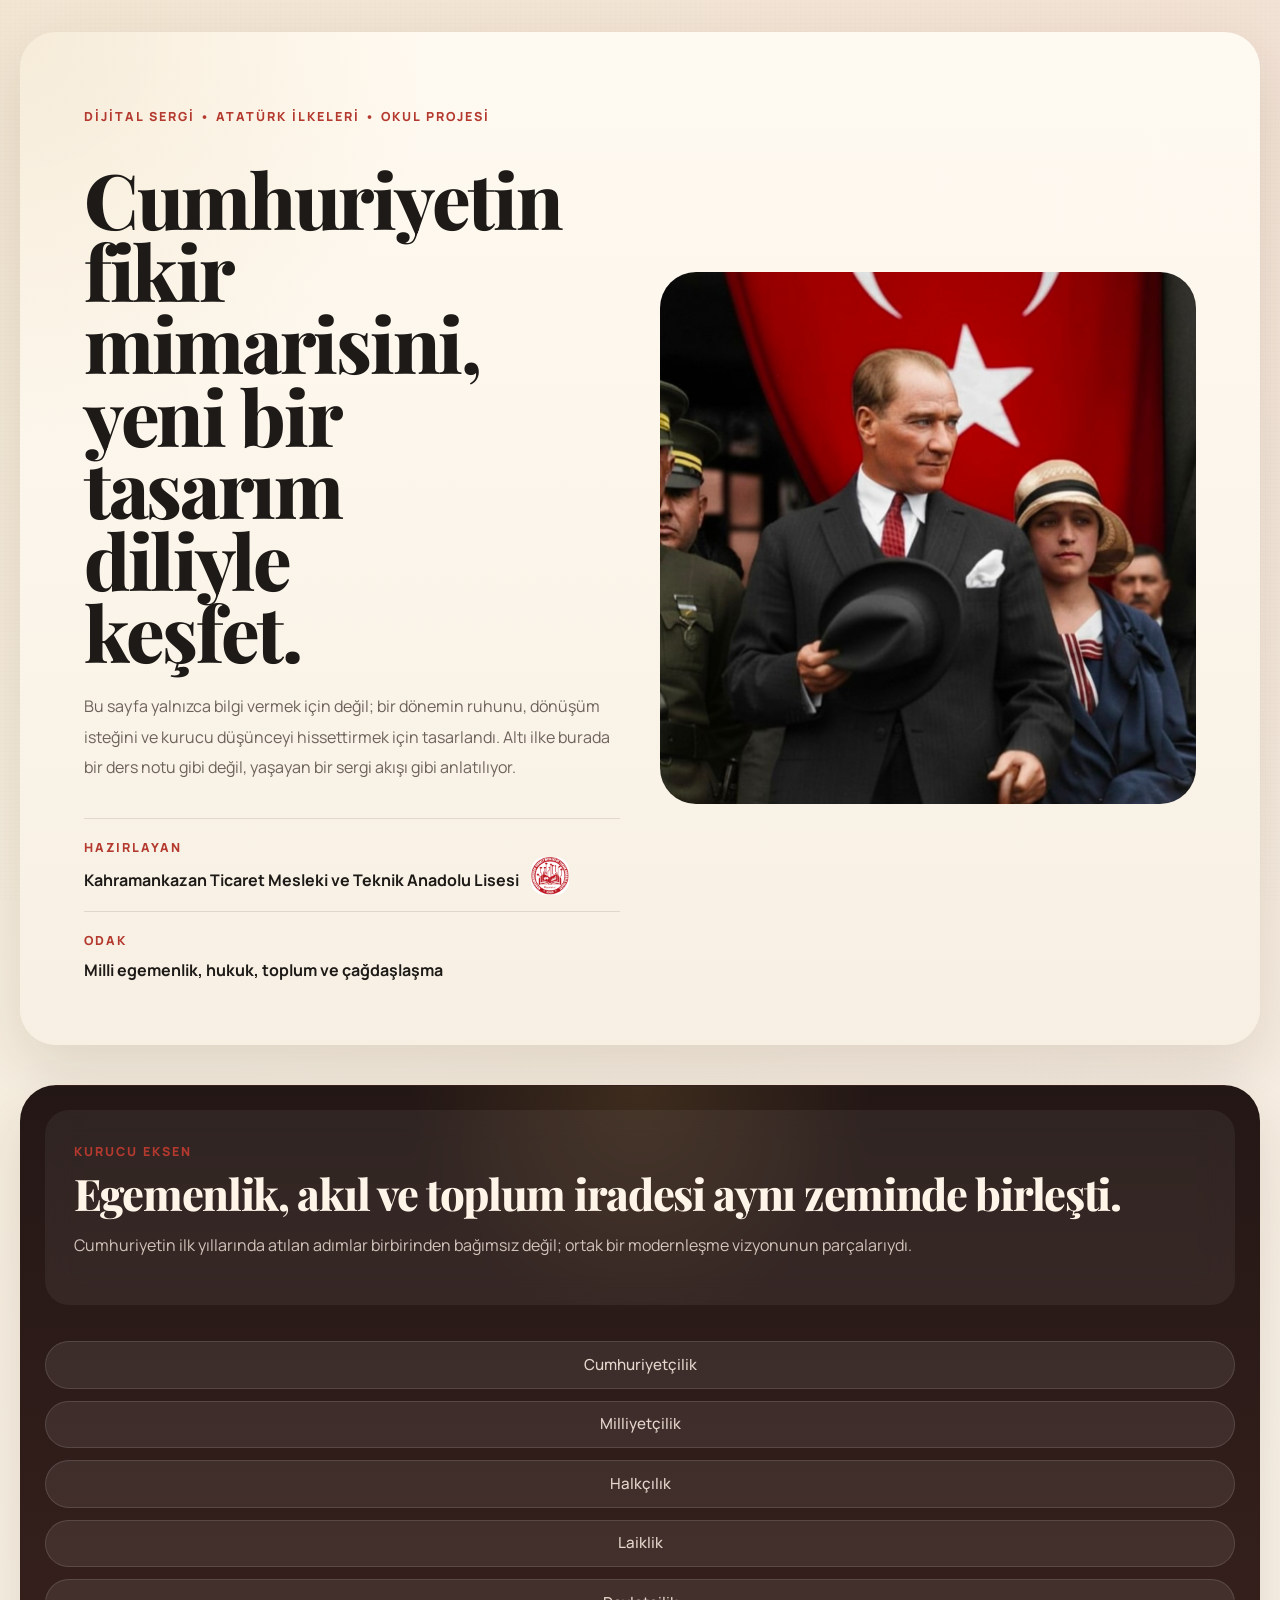
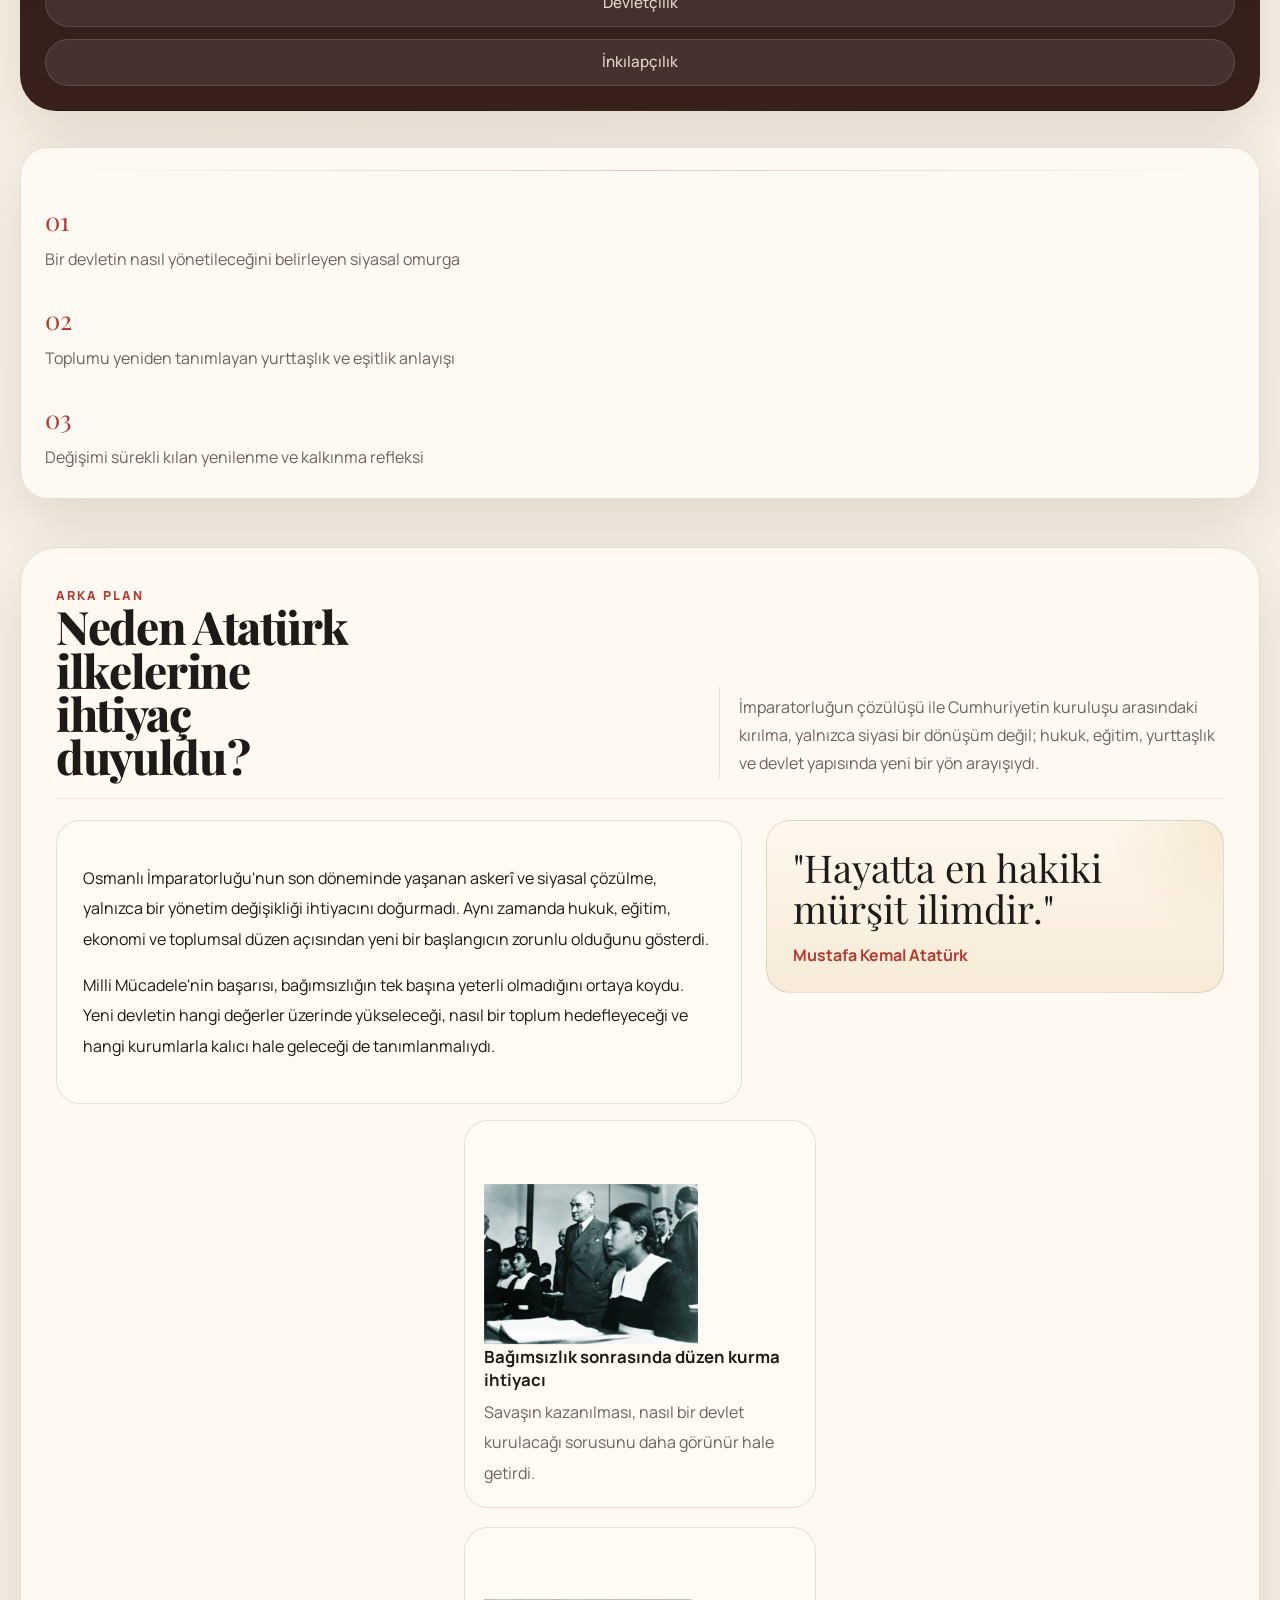
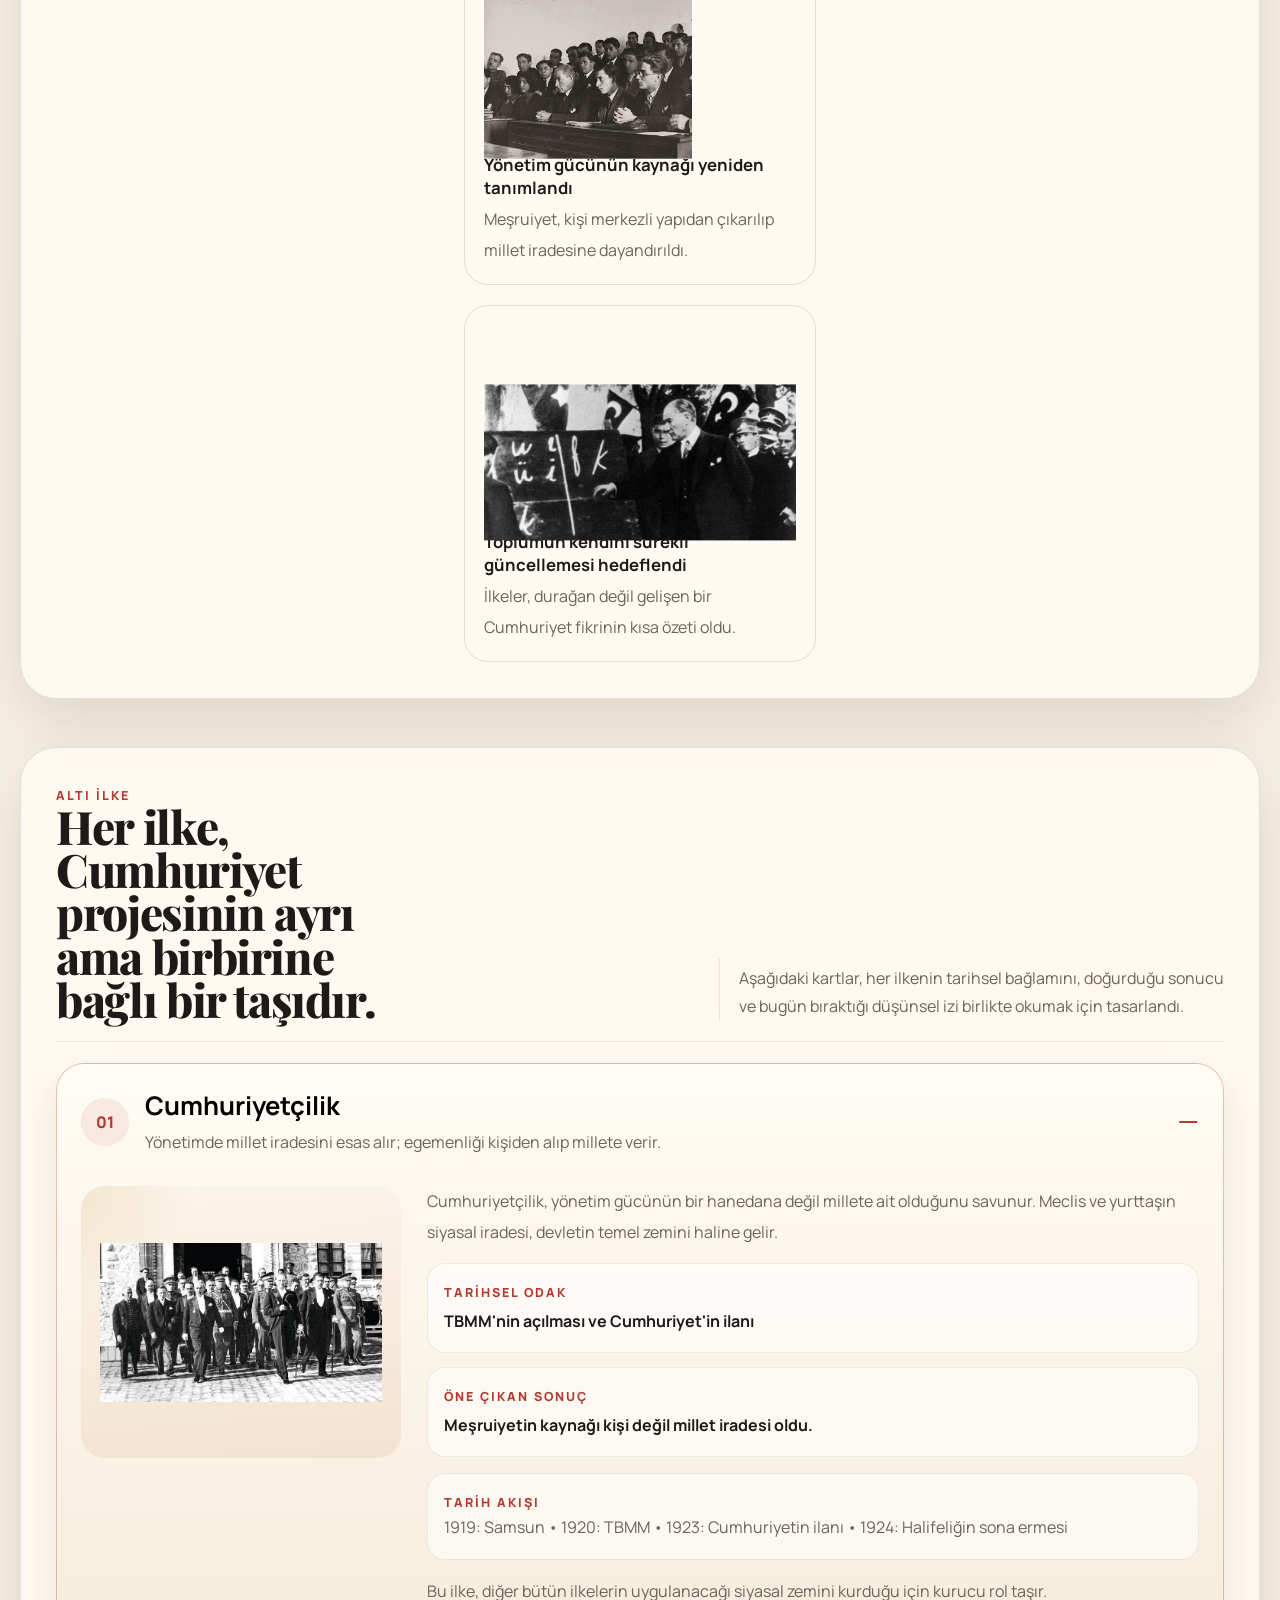
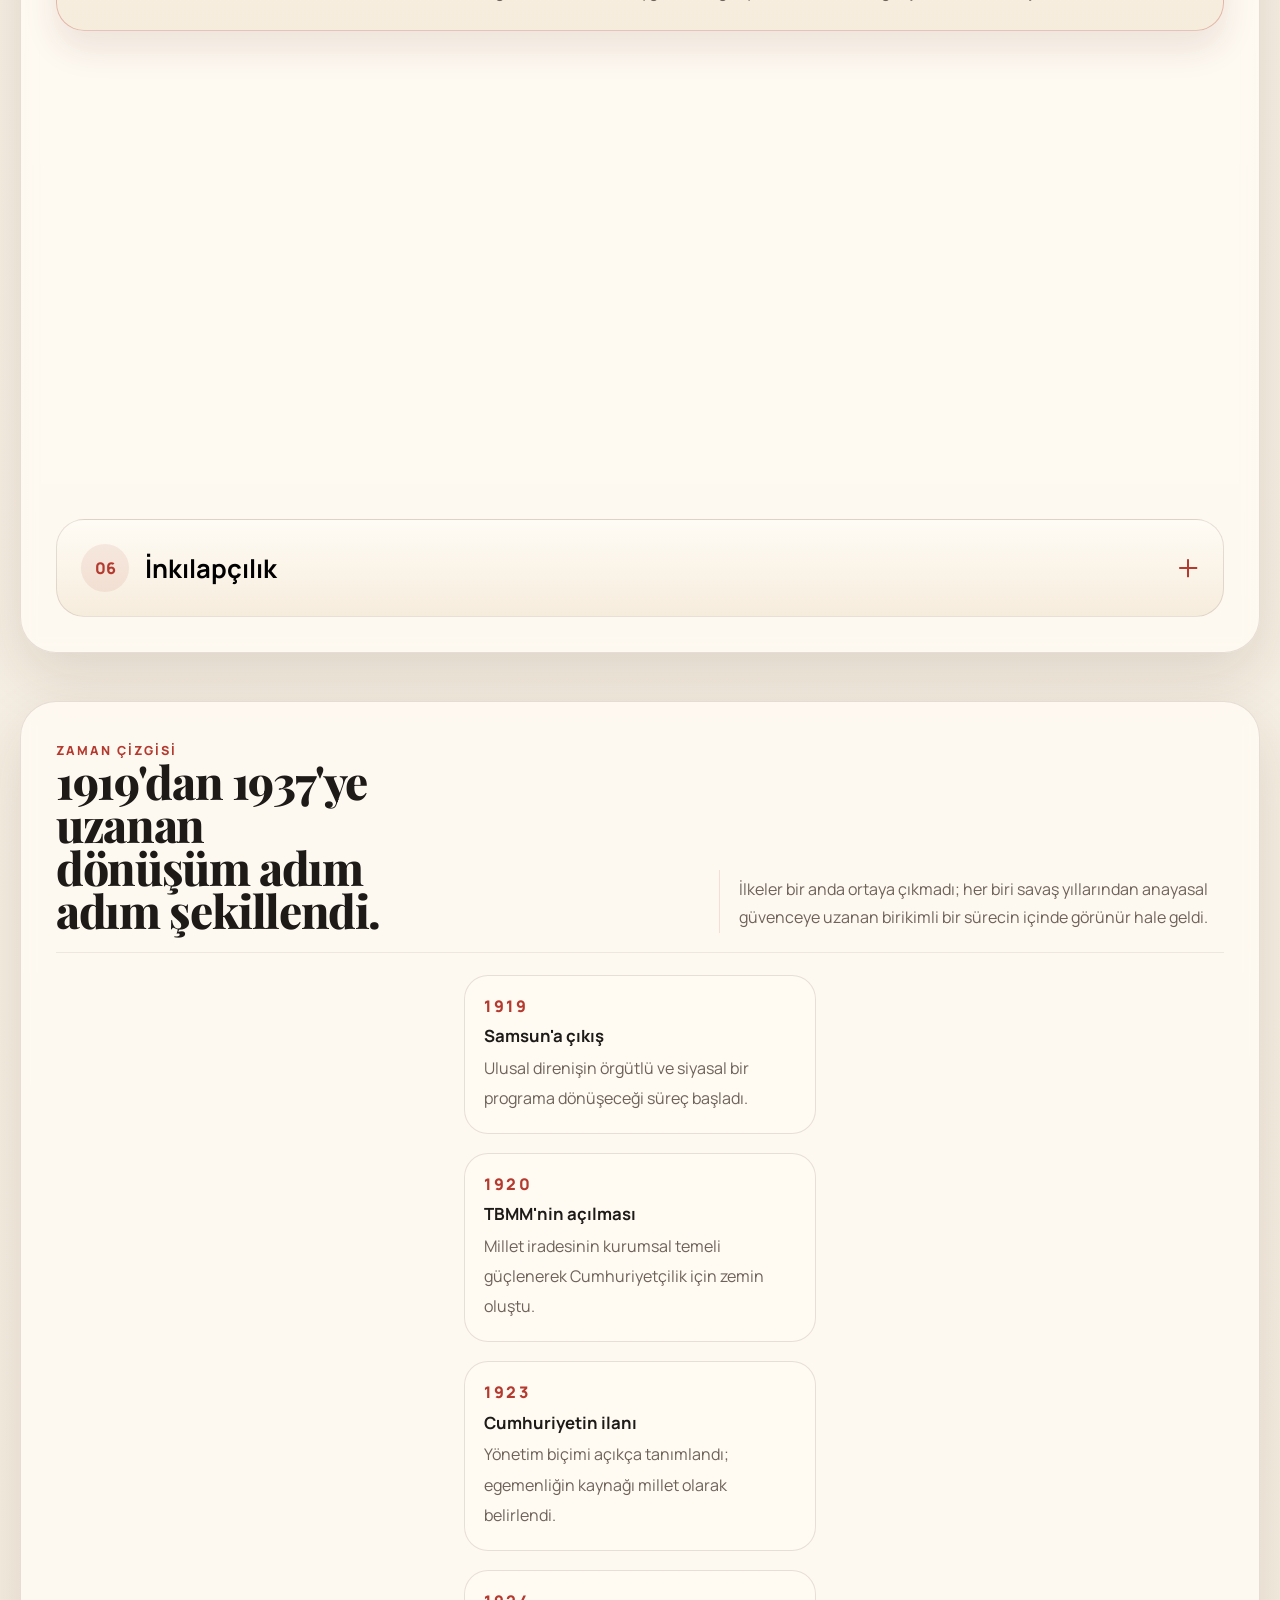
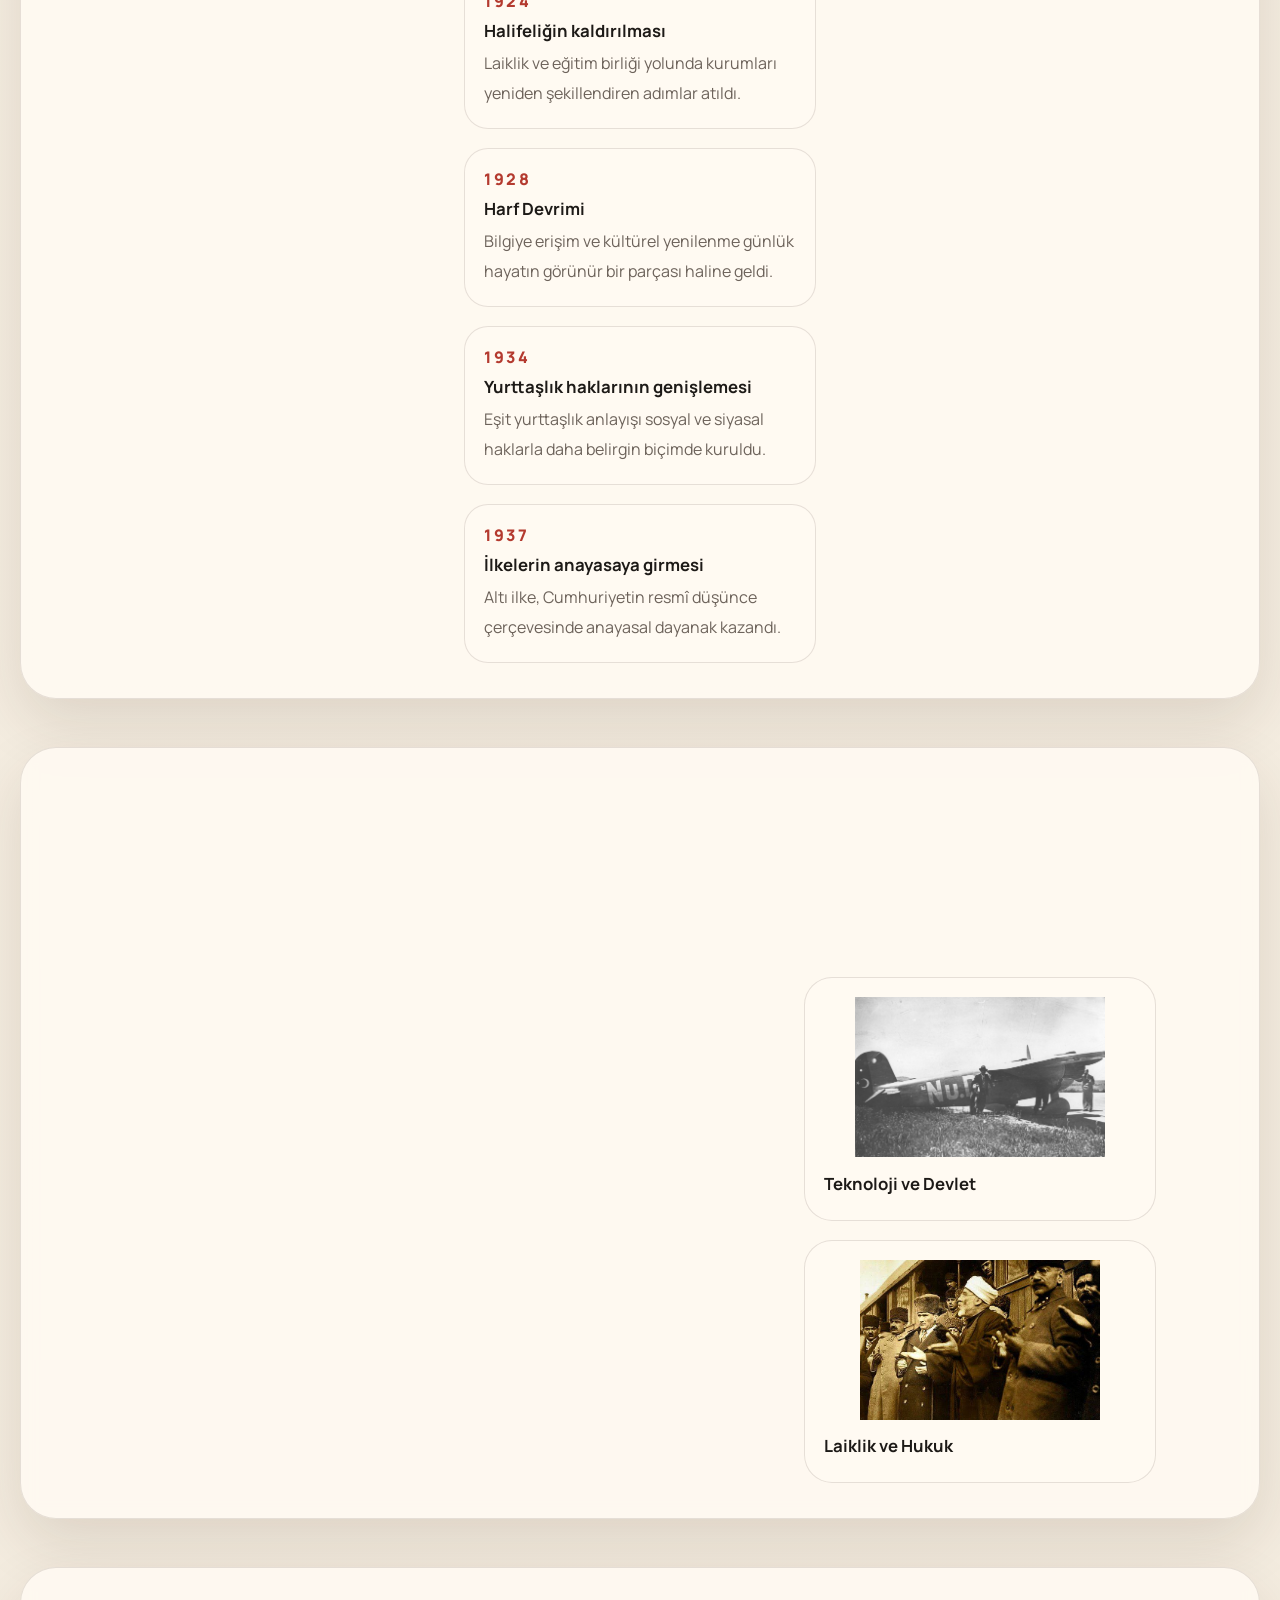
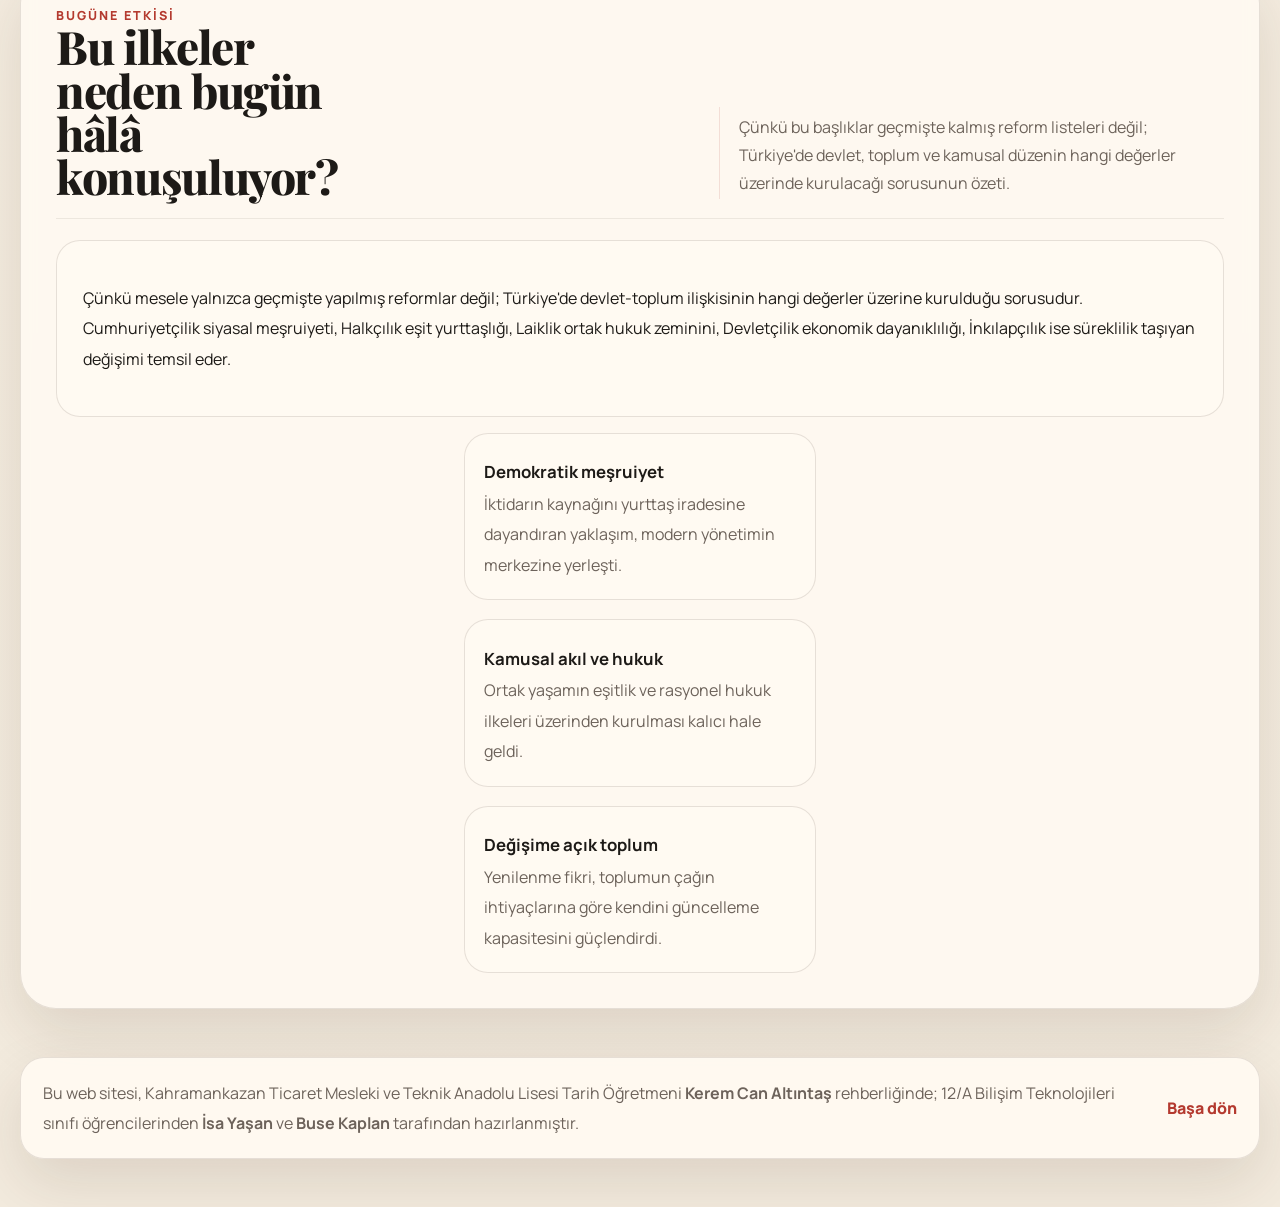
<file: index.html>
<!DOCTYPE html>
<html lang="tr">
<head>
  <meta charset="UTF-8">
  <meta name="viewport" content="width=device-width, initial-scale=1.0">
  <title>Atatürk İlkeleri | Dijital Sergi</title>
  <meta
    name="description"
    content="Atatürk ilkelerini tarihsel bağlamı, dönüşüm etkisi ve bugüne yansımasıyla anlatan editoryal tasarımlı dijital sergi deneyimi."
  >
  <meta name="theme-color" content="#b43a2f">
  <link rel="preconnect" href="https://fonts.googleapis.com">
  <link rel="preconnect" href="https://fonts.gstatic.com" crossorigin>
  <link
    href="https://fonts.googleapis.com/css2?family=Manrope:wght@400;500;600;700;800&family=Playfair+Display:wght@600;700;800&display=swap"
    rel="stylesheet"
  >
  <link rel="icon" href="school-logo.png" type="image/png">
  <link rel="stylesheet" href="styles.css">
</head>
<body>
  <div class="page-noise" aria-hidden="true"></div>

  <main id="top">
    <section class="hero">
      <div class="hero-frame">
        <div class="hero-content">
          <div class="hero-copy reveal">
          <p class="hero-kicker">Dijital Sergi • Atatürk İlkeleri • Okul Projesi</p>
          <h1>Cumhuriyetin fikir mimarisini, yeni bir tasarım diliyle keşfet.</h1>
          <p class="hero-lead">
            Bu sayfa yalnızca bilgi vermek için değil; bir dönemin ruhunu, dönüşüm isteğini ve
            kurucu düşünceyi hissettirmek için tasarlandı. Altı ilke burada bir ders notu gibi
            değil, yaşayan bir sergi akışı gibi anlatılıyor.
          </p>

          <div class="hero-meta">
            <div class="meta-block meta-block-author">
              <span>Hazırlayan</span>
              <div class="meta-author">
                <strong>Kahramankazan Ticaret Mesleki ve Teknik Anadolu Lisesi</strong>
                <img class="school-logo" src="school-logo.png" alt="Okul logosu">
              </div>
            </div>
            <div class="meta-block">
              <span>Odak</span>
              <strong>Milli egemenlik, hukuk, toplum ve çağdaşlaşma</strong>
            </div>
          </div>
        </div>

          <div class="hero-image reveal">
            <img src="img/WhatsApp Image 2026-05-17 at 22.44.49.jpeg" alt="Cumhuriyet vizyonu">
          </div>
        </div>

        <div class="hero-stage reveal">
          <div class="stage-card stage-card-main">
            <span class="stage-label">Kurucu eksen</span>
            <h2>Egemenlik, akıl ve toplum iradesi aynı zeminde birleşti.</h2>
            <p>
              Cumhuriyetin ilk yıllarında atılan adımlar birbirinden bağımsız değil; ortak bir
              modernleşme vizyonunun parçalarıydı.
            </p>
          </div>

          <div class="stage-orbit">
            <button class="orbit-principle" data-principle="cumhuriyetcilik">Cumhuriyetçilik</button>
            <button class="orbit-principle" data-principle="milliyetcilik">Milliyetçilik</button>
            <button class="orbit-principle" data-principle="halkcilik">Halkçılık</button>
            <button class="orbit-principle" data-principle="laiklik">Laiklik</button>
            <button class="orbit-principle" data-principle="devletcilik">Devletçilik</button>
            <button class="orbit-principle" data-principle="inkilapcilik">İnkılapçılık</button>
          </div>
        </div>
      </div>
    </section>

    <section class="intro-ribbon reveal">
      <div class="ribbon-line"></div>
      <div class="ribbon-grid">
        <article>
          <span>01</span>
          <p>Bir devletin nasıl yönetileceğini belirleyen siyasal omurga</p>
        </article>
        <article>
          <span>02</span>
          <p>Toplumu yeniden tanımlayan yurttaşlık ve eşitlik anlayışı</p>
        </article>
        <article>
          <span>03</span>
          <p>Değişimi sürekli kılan yenilenme ve kalkınma refleksi</p>
        </article>
      </div>
    </section>

    <section id="hikaye" class="story-panel section-shell">
      <div class="section-top reveal">
        <div class="section-top-copy">
          <span class="section-tag">Arka Plan</span>
          <h2>Neden Atatürk ilkelerine ihtiyaç duyuldu?</h2>
        </div>
        <div class="section-top-note">
          <p>
            İmparatorluğun çözülüşü ile Cumhuriyetin kuruluşu arasındaki kırılma, yalnızca siyasi bir
            dönüşüm değil; hukuk, eğitim, yurttaşlık ve devlet yapısında yeni bir yön arayışıydı.
          </p>
        </div>
      </div>

      <div class="story-layout">
        <article class="story-text reveal">
          <p>
            Osmanlı İmparatorluğu'nun son döneminde yaşanan askerî ve siyasal çözülme, yalnızca
            bir yönetim değişikliği ihtiyacını doğurmadı. Aynı zamanda hukuk, eğitim, ekonomi ve
            toplumsal düzen açısından yeni bir başlangıcın zorunlu olduğunu gösterdi.
          </p>
          <p>
            Milli Mücadele'nin başarısı, bağımsızlığın tek başına yeterli olmadığını ortaya koydu.
            Yeni devletin hangi değerler üzerinde yükseleceği, nasıl bir toplum hedefleyeceği ve
            hangi kurumlarla kalıcı hale geleceği de tanımlanmalıydı.
          </p>
        </article>

        <aside class="story-quote reveal">
          <p>"Hayatta en hakiki mürşit ilimdir."</p>
          <span>Mustafa Kemal Atatürk</span>
        </aside>
      </div>

      <div class="story-cards">
        <article class="story-card reveal">
          <img src="img/05-egemenlik-halk.jpg" alt="Atatürk halka arasında egemenlik ilkesi" loading="lazy">
          <div>
            <span>Milli Mücadele</span>
            <h3>Bağımsızlık sonrasında düzen kurma ihtiyacı</h3>
            <p>Savaşın kazanılması, nasıl bir devlet kurulacağı sorusunu daha görünür hale getirdi.</p>
          </div>
        </article>

        <article class="story-card reveal">
          <img src="img/01-cumhuriyet-meclisi.jpg" alt="Cumhuriyet Meclisi toplantı salonu" loading="lazy">
          <div>
            <span>Egemenlik</span>
            <h3>Yönetim gücünün kaynağı yeniden tanımlandı</h3>
            <p>Meşruiyet, kişi merkezli yapıdan çıkarılıp millet iradesine dayandırıldı.</p>
          </div>
        </article>

        <article class="story-card reveal">
          <img src="img/04-harf-devrimi.jpg" alt="Harf Devrimi tahtanın başında öğretmen" loading="lazy">
          <div>
            <span>Yenilenme</span>
            <h3>Toplumun kendini sürekli güncellemesi hedeflendi</h3>
            <p>İlkeler, durağan değil gelişen bir Cumhuriyet fikrinin kısa özeti oldu.</p>
          </div>
        </article>
      </div>
    </section>

    <section id="ilkeler" class="principles-showcase section-shell">
      <div class="section-top reveal">
        <div class="section-top-copy">
          <span class="section-tag">Altı İlke</span>
          <h2>Her ilke, Cumhuriyet projesinin ayrı ama birbirine bağlı bir taşıdır.</h2>
        </div>
        <div class="section-top-note">
          <p>
            Aşağıdaki kartlar, her ilkenin tarihsel bağlamını, doğurduğu sonucu ve bugün bıraktığı
            düşünsel izi birlikte okumak için tasarlandı.
          </p>
        </div>
      </div>

      <div class="principles-accordion" role="tablist" aria-label="Atatürk ilkeleri">
        <article class="principle-item reveal is-expanded" data-principle="cumhuriyetcilik">
          <button class="principle-trigger" type="button" aria-expanded="true">
            <span class="principle-index">01</span>
            <div class="principle-heading">
              <h3>Cumhuriyetçilik</h3>
              <p>Yönetimde millet iradesini esas alır; egemenliği kişiden alıp millete verir.</p>
            </div>
            <span class="principle-toggle" aria-hidden="true"></span>
          </button>
          <div class="principle-content" hidden>
            <div class="principle-body">
              <figure class="principle-art">
                <img src="img/08-kurucular-toplantisi.jpg" alt="Cumhuriyet kurucuları resmi toplantı" loading="lazy">
              </figure>
              <div class="principle-copy">
                <p class="principle-details-text"></p>
                <div class="principle-facts">
                  <article>
                    <span>Tarihsel odak</span>
                    <strong class="principle-focus"></strong>
                  </article>
                  <article>
                    <span>Öne çıkan sonuç</span>
                    <strong class="principle-impact"></strong>
                  </article>
                </div>
                <div class="principle-history-box">
                  <span>Tarih akışı</span>
                  <p class="principle-history"></p>
                </div>
                <p class="principle-note"></p>
              </div>
            </div>
          </div>
        </article>

        <article class="principle-item reveal" data-principle="milliyetcilik">
          <button class="principle-trigger" type="button" aria-expanded="false">
            <span class="principle-index">02</span>
            <div class="principle-heading">
              <h3>Milliyetçilik</h3>
              <p>Ulusal birliği, bağımsızlığı ve ortak aidiyet duygusunu güçlendirir.</p>
            </div>
            <span class="principle-toggle" aria-hidden="true"></span>
          </button>
          <div class="principle-content" hidden>
            <div class="principle-body">
              <figure class="principle-art">
                <img src="img/13-milliyet-selami.jpg" alt="Atatürk uçak diplomasisi" loading="lazy">
              </figure>
              <div class="principle-copy">
                <p class="principle-details-text"></p>
                <div class="principle-facts">
                  <article>
                    <span>Tarihsel odak</span>
                    <strong class="principle-focus"></strong>
                  </article>
                  <article>
                    <span>Öne çıkan sonuç</span>
                    <strong class="principle-impact"></strong>
                  </article>
                </div>
                <div class="principle-history-box">
                  <span>Tarih akışı</span>
                  <p class="principle-history"></p>
                </div>
                <p class="principle-note"></p>
              </div>
            </div>
          </div>
        </article>

        <article class="principle-item reveal" data-principle="halkcilik">
          <button class="principle-trigger" type="button" aria-expanded="false">
            <span class="principle-index">03</span>
            <div class="principle-heading">
              <h3>Halkçılık</h3>
              <p>Ayrıcalıkları reddeder; eşit yurttaşlık fikrini öne çıkarır.</p>
            </div>
            <span class="principle-toggle" aria-hidden="true"></span>
          </button>
          <div class="principle-content" hidden>
            <div class="principle-body">
              <figure class="principle-art">
                <img src="img/06-kadin-erkek-egitim.jpg" alt="Kadın ve erkek öğrencilerin eşit eğitimi" loading="lazy">
              </figure>
              <div class="principle-copy">
                <p class="principle-details-text"></p>
                <div class="principle-facts">
                  <article>
                    <span>Tarihsel odak</span>
                    <strong class="principle-focus"></strong>
                  </article>
                  <article>
                    <span>Öne çıkan sonuç</span>
                    <strong class="principle-impact"></strong>
                  </article>
                </div>
                <div class="principle-history-box">
                  <span>Tarih akışı</span>
                  <p class="principle-history"></p>
                </div>
                <p class="principle-note"></p>
              </div>
            </div>
          </div>
        </article>

        <article class="principle-item reveal" data-principle="laiklik">
          <button class="principle-trigger" type="button" aria-expanded="false">
            <span class="principle-index">04</span>
            <div class="principle-heading">
              <h3>Laiklik</h3>
              <p>Kamusal düzenin hukuk ve akıl zemininde şekillenmesini sağlar.</p>
            </div>
            <span class="principle-toggle" aria-hidden="true"></span>
          </button>
          <div class="principle-content" hidden>
            <div class="principle-body">
              <figure class="principle-art">
                <img src="img/03-ogretmen-konusma.jpg" alt="Modern eğitim ve öğretmen konuşması" loading="lazy">
              </figure>
              <div class="principle-copy">
                <p class="principle-details-text"></p>
                <div class="principle-facts">
                  <article>
                    <span>Tarihsel odak</span>
                    <strong class="principle-focus"></strong>
                  </article>
                  <article>
                    <span>Öne çıkan sonuç</span>
                    <strong class="principle-impact"></strong>
                  </article>
                </div>
                <div class="principle-history-box">
                  <span>Tarih akışı</span>
                  <p class="principle-history"></p>
                </div>
                <p class="principle-note"></p>
              </div>
            </div>
          </div>
        </article>

        <article class="principle-item reveal" data-principle="devletcilik">
          <button class="principle-trigger" type="button" aria-expanded="false">
            <span class="principle-index">05</span>
            <div class="principle-heading">
              <h3>Devletçilik</h3>
              <p>Kalkınmada devletin yönlendirici ve yatırımcı rolünü öne çıkarır.</p>
            </div>
            <span class="principle-toggle" aria-hidden="true"></span>
          </button>
          <div class="principle-content" hidden>
            <div class="principle-body">
              <figure class="principle-art">
                <img src="img/10-endustri-fabrika.jpg" alt="Cumhuriyet dönemi endüstri fabrikası" loading="lazy">
              </figure>
              <div class="principle-copy">
                <p class="principle-details-text"></p>
                <div class="principle-facts">
                  <article>
                    <span>Tarihsel odak</span>
                    <strong class="principle-focus"></strong>
                  </article>
                  <article>
                    <span>Öne çıkan sonuç</span>
                    <strong class="principle-impact"></strong>
                  </article>
                </div>
                <div class="principle-history-box">
                  <span>Tarih akışı</span>
                  <p class="principle-history"></p>
                </div>
                <p class="principle-note"></p>
              </div>
            </div>
          </div>
        </article>

        <article class="principle-item reveal" data-principle="inkilapcilik">
          <button class="principle-trigger" type="button" aria-expanded="false">
            <span class="principle-index">06</span>
            <div class="principle-heading">
              <h3>İnkılapçılık</h3>
              <p>Değişimi koruyan değil, sürekli üreten bir yenilenme anlayışı kurar.</p>
            </div>
            <span class="principle-toggle" aria-hidden="true"></span>
          </button>
          <div class="principle-content" hidden>
            <div class="principle-body">
              <figure class="principle-art">
                <img src="img/16-yasam-koyu-acilis.jpg" alt="Yaşam köyü açılış çeremonisi" loading="lazy">
              </figure>
              <div class="principle-copy">
                <p class="principle-details-text"></p>
                <div class="principle-facts">
                  <article>
                    <span>Tarihsel odak</span>
                    <strong class="principle-focus"></strong>
                  </article>
                  <article>
                    <span>Öne çıkan sonuç</span>
                    <strong class="principle-impact"></strong>
                  </article>
                </div>
                <div class="principle-history-box">
                  <span>Tarih akışı</span>
                  <p class="principle-history"></p>
                </div>
                <p class="principle-note"></p>
              </div>
            </div>
          </div>
        </article>
      </div>
    </section>

    <section id="zaman-cizelgesi" class="timeline-panel section-shell">
      <div class="section-top reveal">
        <div class="section-top-copy">
          <span class="section-tag">Zaman Çizgisi</span>
          <h2>1919'dan 1937'ye uzanan dönüşüm adım adım şekillendi.</h2>
        </div>
        <div class="section-top-note">
          <p>
            İlkeler bir anda ortaya çıkmadı; her biri savaş yıllarından anayasal güvenceye uzanan
            birikimli bir sürecin içinde görünür hale geldi.
          </p>
        </div>
      </div>

      <div class="timeline-grid">
        <article class="timeline-card reveal">
          <span>1919</span>
          <h3>Samsun'a çıkış</h3>
          <p>Ulusal direnişin örgütlü ve siyasal bir programa dönüşeceği süreç başladı.</p>
        </article>
        <article class="timeline-card reveal">
          <span>1920</span>
          <h3>TBMM'nin açılması</h3>
          <p>Millet iradesinin kurumsal temeli güçlenerek Cumhuriyetçilik için zemin oluştu.</p>
        </article>
        <article class="timeline-card reveal">
          <span>1923</span>
          <h3>Cumhuriyetin ilanı</h3>
          <p>Yönetim biçimi açıkça tanımlandı; egemenliğin kaynağı millet olarak belirlendi.</p>
        </article>
        <article class="timeline-card reveal">
          <span>1924</span>
          <h3>Halifeliğin kaldırılması</h3>
          <p>Laiklik ve eğitim birliği yolunda kurumları yeniden şekillendiren adımlar atıldı.</p>
        </article>
        <article class="timeline-card reveal">
          <span>1928</span>
          <h3>Harf Devrimi</h3>
          <p>Bilgiye erişim ve kültürel yenilenme günlük hayatın görünür bir parçası haline geldi.</p>
        </article>
        <article class="timeline-card reveal">
          <span>1934</span>
          <h3>Yurttaşlık haklarının genişlemesi</h3>
          <p>Eşit yurttaşlık anlayışı sosyal ve siyasal haklarla daha belirgin biçimde kuruldu.</p>
        </article>
        <article class="timeline-card reveal">
          <span>1937</span>
          <h3>İlkelerin anayasaya girmesi</h3>
          <p>Altı ilke, Cumhuriyetin resmî düşünce çerçevesinde anayasal dayanak kazandı.</p>
        </article>
      </div>
    </section>

    <section class="gallery-panel section-shell">
      <div class="section-top reveal">
        <div class="section-top-copy">
          <span class="section-tag">Görsel Katman</span>
          <h2>İlkelerin toplum hayatına yansıyan yüzü</h2>
        </div>
        <div class="section-top-note">
          <p>
            Milli egemenlik, eğitimde yenilik ve kalkınma hamlesi; Cumhuriyetin gündelik yaşamdaki
            en görünür dönüşüm yüzlerinden bazılarıydı.
          </p>
        </div>
      </div>

      <div class="gallery-layout">
        <figure class="gallery-main reveal">
          <img src="img/14-halk-mitingi.jpg" alt="Halk sokaklarda Cumhuriyet çalışmalarında toplump" loading="lazy">
          <figcaption>
            <span>Halk ve Egemenlik</span>
            <p>Millet iradesinin görünür hali; Cumhuriyet ilkelerinin toplumsal temeli.</p>
          </figcaption>
        </figure>

        <div class="gallery-side">
          <figure class="gallery-mini reveal">
            <img src="img/17-ucak-makine.jpg" alt="Cumhuriyet dönemi uçak teknolojisi" loading="lazy">
            <figcaption>Teknoloji ve Devlet</figcaption>
          </figure>
          <figure class="gallery-mini reveal">
            <img src="img/09-din-devlet-ayirimi.jpg" alt="Laiklik: Din ve devlet ayrımı" loading="lazy">
            <figcaption>Laiklik ve Hukuk</figcaption>
          </figure>
        </div>
      </div>
    </section>

    <section id="miras" class="legacy-panel section-shell">
      <div class="section-top reveal">
        <div class="section-top-copy">
          <span class="section-tag">Bugüne Etkisi</span>
          <h2>Bu ilkeler neden bugün hâlâ konuşuluyor?</h2>
        </div>
        <div class="section-top-note">
          <p>
            Çünkü bu başlıklar geçmişte kalmış reform listeleri değil; Türkiye'de devlet, toplum ve
            kamusal düzenin hangi değerler üzerinde kurulacağı sorusunun özeti.
          </p>
        </div>
      </div>

      <div class="legacy-layout">
        <article class="legacy-wide reveal">
          <p>
            Çünkü mesele yalnızca geçmişte yapılmış reformlar değil; Türkiye'de devlet-toplum
            ilişkisinin hangi değerler üzerine kurulduğu sorusudur. Cumhuriyetçilik siyasal
            meşruiyeti, Halkçılık eşit yurttaşlığı, Laiklik ortak hukuk zeminini, Devletçilik
            ekonomik dayanıklılığı, İnkılapçılık ise süreklilik taşıyan değişimi temsil eder.
          </p>
        </article>

        <div class="legacy-grid">
          <article class="legacy-card reveal">
            <h3>Demokratik meşruiyet</h3>
            <p>İktidarın kaynağını yurttaş iradesine dayandıran yaklaşım, modern yönetimin merkezine yerleşti.</p>
          </article>
          <article class="legacy-card reveal">
            <h3>Kamusal akıl ve hukuk</h3>
            <p>Ortak yaşamın eşitlik ve rasyonel hukuk ilkeleri üzerinden kurulması kalıcı hale geldi.</p>
          </article>
          <article class="legacy-card reveal">
            <h3>Değişime açık toplum</h3>
            <p>Yenilenme fikri, toplumun çağın ihtiyaçlarına göre kendini güncelleme kapasitesini güçlendirdi.</p>
          </article>
        </div>
      </div>
    </section>
  </main>

  <footer class="site-footer">
    <p>Bu web sitesi, Kahramankazan Ticaret Mesleki ve Teknik Anadolu Lisesi Tarih Öğretmeni <b>Kerem Can Altıntaş</b> rehberliğinde; 12/A Bilişim Teknolojileri sınıfı öğrencilerinden <b>İsa Yaşan</b> ve <b>Buse Kaplan</b> tarafından hazırlanmıştır.</p>
    <a href="#top">Başa dön</a>
  </footer>

  <script src="script.js"></script>
</body>
</html>
</file>
<file: styles.css>
:root {
  --bg: #f5efe4;
  --paper: #fffaf2;
  --paper-deep: #f0e4d2;
  --ink: #1d1a17;
  --muted: #6d635b;
  --line: rgba(48, 31, 18, 0.12);
  --accent: #b43a2f;
  --accent-dark: #7d241d;
  --gold: #c69a49;
  --shadow: 0 24px 60px rgba(56, 29, 15, 0.12);
  --radius-xl: 36px;
  --radius-lg: 24px;
  --radius-md: 18px;
  --max-width: 1240px;
  --content-card-width: 22rem;
  --mobile-card-gutter: 1rem;
}

*,
*::before,
*::after {
  box-sizing: border-box;
}

html {
  scroll-behavior: smooth;
}

body {
  margin: 0;
  min-height: 100vh;
  overflow-x: hidden;
  font-family: "Manrope", sans-serif;
  color: var(--ink);
  background:
    radial-gradient(circle at top left, rgba(198, 154, 73, 0.12), transparent 20%),
    radial-gradient(circle at top right, rgba(180, 58, 47, 0.08), transparent 16%),
    linear-gradient(180deg, #f9f3e8 0%, #f3ebde 100%);
}

.page-noise {
  position: fixed;
  inset: 0;
  pointer-events: none;
  opacity: 0.35;
  background:
    repeating-linear-gradient(0deg, rgba(0, 0, 0, 0.014) 0 1px, transparent 1px 4px),
    repeating-linear-gradient(90deg, rgba(0, 0, 0, 0.01) 0 1px, transparent 1px 5px);
  mix-blend-mode: multiply;
}

img {
  display: block;
  max-width: 100%;
}

a {
  color: inherit;
  text-decoration: none;
}

button {
  font: inherit;
}

main,
.site-footer {
  position: relative;
  z-index: 1;
}

.section-shell,
.site-footer,
.intro-ribbon {
  width: min(calc(100% - 2rem), var(--max-width));
  margin: 0 auto;
}

.hero {
  padding: 2rem 0 1rem;
}

.hero-frame {
  width: min(calc(100% - 2rem), var(--max-width));
  margin: 0 auto;
  min-height: min(56rem, calc(100vh - 3rem));
  display: grid;
  grid-template-columns: 1fr;
  gap: 2.5rem;
  align-items: stretch;
}

.hero-content {
  display: grid;
  grid-template-columns: 1fr 1fr;
  gap: 2.5rem;
  align-items: stretch;
  padding: clamp(2.5rem, 5vw, 5rem);
  border-radius: var(--radius-xl);
  background:
    radial-gradient(circle at top left, rgba(198, 154, 73, 0.15), transparent 26%),
    linear-gradient(180deg, rgba(255, 250, 242, 0.98), rgba(247, 239, 226, 0.98));
  box-shadow: var(--shadow);
}

@media (max-width: 767px) {
  .hero-content {
    grid-template-columns: 1fr;
    gap: 1.5rem;
    padding: clamp(1.5rem, 4vw, 2.5rem);
  }
}

@media (min-width: 768px) {
  .hero-image {
    min-height: 400px;
  }
}

.hero-stage,
.intro-ribbon,
.story-panel,
.principles-showcase,
.timeline-panel,
.gallery-panel,
.legacy-panel,
.site-footer {
  border: 1px solid var(--line);
  box-shadow: var(--shadow);
}

.hero-copy {
  display: flex;
  flex-direction: column;
  justify-content: flex-start;
}

.hero-image {
  display: flex;
  align-items: center;
  justify-content: center;
  border-radius: var(--radius-xl);
  overflow: hidden;
  background: transparent;
  min-height: 280px;
}

.hero-image img {
  width: 100%;
  height: auto;
  max-height: 100%;
  object-fit: contain;
  object-position: center;
  border-radius: var(--radius-xl);
}

.hero-kicker,
.section-tag,
.meta-block span,
.stage-label,
.principle-facts span,
.principle-history-box span,
.story-card span,
.timeline-card span {
  display: inline-flex;
  align-items: center;
  gap: 0.35rem;
  color: var(--accent);
  font-size: 0.78rem;
  font-weight: 800;
  letter-spacing: 0.16em;
  text-transform: uppercase;
}

.hero h1,
.section-top h2,
.stage-card-main h2 {
  margin: 0;
  font-family: "Playfair Display", serif;
  font-weight: 800;
  line-height: 0.94;
  letter-spacing: -0.03em;
}

.hero h1 {
  max-width: 8.5ch;
  margin-top: 1.5rem;
  font-size: clamp(3rem, 6vw, 5.7rem);
}

.hero-lead,
.story-text p,
.story-card p,
.stage-card-main p,
.principle-copy p,
.timeline-card p,
.legacy-wide p,
.legacy-card p,
.gallery-main p,
.site-footer p {
  line-height: 1.9;
}

.hero-lead {
  max-width: 58ch;
  margin: 1.5rem 0 0;
  color: var(--muted);
  font-size: 1rem;
}

.hero-actions {
  display: flex;
  flex-wrap: wrap;
  gap: 0.9rem;
  margin-top: 2rem;
}

.button {
  display: inline-flex;
  align-items: center;
  justify-content: center;
  min-height: 3.35rem;
  padding: 0 1.35rem;
  border-radius: 999px;
  font-weight: 700;
  transition: transform 220ms ease, box-shadow 220ms ease, background 220ms ease;
}

.button:hover {
  transform: translateY(-2px);
}

.button-primary {
  background: linear-gradient(135deg, var(--accent), var(--accent-dark));
  color: #fff6ef;
  box-shadow: 0 16px 28px rgba(180, 58, 47, 0.25);
}

.button-secondary {
  background: rgba(180, 58, 47, 0.06);
  border: 1px solid rgba(180, 58, 47, 0.18);
  color: var(--accent-dark);
}

.hero-meta {
  display: grid;
  grid-template-columns: 1fr;
  gap: 1rem;
  margin-top: 2.2rem;
}

.meta-block {
  padding-top: 1rem;
  border-top: 1px solid var(--line);
}

.meta-block strong {
  display: block;
  margin-top: 0.55rem;
  font-size: 1rem;
}

.meta-block-author .meta-author {
  display: flex;
  align-items: center;
  gap: 0.75rem;
  flex-wrap: wrap;
}

.school-logo {
  width: 2.4rem;
  height: auto;
  border-radius: 0.85rem;
  object-fit: contain;
}

.hero-stage {
  position: relative;
  overflow: hidden;
  display: flex;
  flex-direction: column;
  justify-content: flex-start;
  gap: 1rem;
  min-height: 0;
  padding: 1.5rem;
  border-radius: var(--radius-xl);
  background:
    radial-gradient(circle at top, rgba(198, 154, 73, 0.16), transparent 26%),
    linear-gradient(180deg, #231715 0%, #38211d 100%);
  color: #fff4e8;
}

.stage-card-main {
  position: relative;
  z-index: 1;
  width: 100%;
  max-width: none;
  margin-left: 0;
  padding: 1.8rem;
  border-radius: var(--radius-lg);
  background: rgba(255, 255, 255, 0.06);
  backdrop-filter: blur(14px);
}

.stage-card-main h2 {
  margin-top: 0.8rem;
  font-size: clamp(2rem, 3.4vw, 3rem);
}

.stage-card-main p {
  color: rgba(255, 240, 230, 0.78);
}

.stage-orbit {
  position: relative;
  z-index: 1;
  display: grid;
  grid-template-columns: repeat(2, 1fr);
  gap: 0.5rem;
  align-self: stretch;
  max-width: 100%;
  margin-top: 1rem;
  padding-top: 0.25rem;
}

.orbit-principle {
  display: flex;
  flex-wrap: wrap;
  align-items: center;
  justify-content: center;
  text-align: center;
  padding: 0.7rem 0.6rem;
  border-radius: 12px;
  background: rgba(255, 255, 255, 0.08);
  border: 1px solid rgba(255, 255, 255, 0.12);
  color: rgba(255, 242, 231, 0.86);
  cursor: pointer;
  transition: all 250ms cubic-bezier(0.23, 1, 0.32, 1);
  font: inherit;
  font-size: 0.75rem;
  font-weight: 500;
  line-height: 1.2;
  min-height: 60px;
}

.orbit-principle:active {
  background: rgba(198, 154, 73, 0.2);
  border-color: rgba(198, 154, 73, 0.4);
  color: rgba(255, 242, 231, 1);
  transform: scale(0.98);
}

@media (min-width: 768px) {
  .stage-orbit {
    grid-template-columns: 1fr;
    gap: 0.75rem;
  }

  .orbit-principle {
    font-size: 0.95rem;
    padding: 0.85rem 1rem;
    min-height: auto;
    border-radius: 999px;
  }

  .orbit-principle:hover {
    background: rgba(198, 154, 73, 0.15);
    border-color: rgba(198, 154, 73, 0.3);
    color: rgba(255, 242, 231, 1);
    transform: translateY(-2px);
  }

  .orbit-principle:active {
    transform: translateY(0px);
  }
}

.intro-ribbon {
  margin-top: 1.25rem;
  padding: 1.4rem 1.5rem 1.7rem;
  border-radius: 28px;
  background: rgba(255, 252, 246, 0.84);
  backdrop-filter: blur(10px);
}

.ribbon-line {
  height: 1px;
  background: linear-gradient(90deg, transparent, rgba(180, 58, 47, 0.28), transparent);
}

.ribbon-grid {
  display: grid;
  grid-template-columns: 1fr;
  gap: 1rem;
  margin-top: 1.2rem;
}

.ribbon-grid article {
  padding: 0.8rem 0.2rem 0 0;
}

.ribbon-grid span {
  display: block;
  margin-bottom: 0.55rem;
  font-family: "Playfair Display", serif;
  font-size: 1.6rem;
  color: var(--accent);
}

.ribbon-grid p {
  margin: 0;
  color: var(--muted);
  line-height: 1.7;
}

.story-panel,
.principles-showcase,
.timeline-panel,
.gallery-panel,
.legacy-panel {
  margin-top: 3rem;
  padding: clamp(1.4rem, 3vw, 2.2rem);
  border-radius: var(--radius-xl);
  background: rgba(255, 250, 242, 0.9);
  backdrop-filter: blur(8px);
}

.story-layout,
.story-cards,
.principles-accordion,
.timeline-grid,
.gallery-layout,
.gallery-side,
.legacy-layout,
.legacy-grid,
.principle-body,
.principle-copy,
.principle-facts,
.hero-frame,
.hero-meta {
  min-width: 0;
}

.section-top {
  display: grid;
  grid-template-columns: minmax(0, 0.95fr) minmax(16rem, 0.75fr);
  gap: 1.4rem;
  align-items: end;
  margin-bottom: 1.35rem;
  padding-bottom: 1.2rem;
  border-bottom: 1px solid rgba(48, 31, 18, 0.08);
}

.section-top-copy {
  min-width: 0;
}

.section-top h2 {
  max-width: 11ch;
  font-size: clamp(2.1rem, 3.6vw, 3.5rem);
}

.section-top-note {
  min-width: 0;
  max-width: 34rem;
  justify-self: end;
  padding: 0.35rem 0 0.1rem 1.2rem;
  border-left: 1px solid rgba(180, 58, 47, 0.14);
}

.section-top-note p {
  margin: 0;
  color: var(--muted);
  line-height: 1.75;
}

.story-layout {
  display: grid;
  grid-template-columns: minmax(0, 1.2fr) minmax(18rem, 0.8fr);
  gap: 1.5rem;
  align-items: start;
}

.story-text,
.story-quote,
.story-card,
.timeline-card,
.gallery-main,
.gallery-mini,
.legacy-wide,
.legacy-card,
.principle-item {
  border: 1px solid var(--line);
}

.story-text,
.story-quote,
.legacy-wide {
  padding: 1.6rem;
  border-radius: var(--radius-lg);
  background: var(--paper);
}

.story-quote {
  display: grid;
  gap: 1rem;
  background:
    radial-gradient(circle at top right, rgba(198, 154, 73, 0.16), transparent 24%),
    linear-gradient(180deg, #fff8ee 0%, #f7ead7 100%);
}

.story-quote p {
  margin: 0;
  font-family: "Playfair Display", serif;
  font-size: clamp(2rem, 3vw, 3rem);
  line-height: 1.06;
}

.story-quote span {
  color: var(--accent);
  font-weight: 700;
}

.story-cards {
  display: grid;
  grid-template-columns: minmax(0, min(100%, var(--content-card-width)));
  gap: 1.2rem;
  margin-top: 1rem;
  align-items: stretch;
  justify-content: center;
  justify-items: center;
}

.story-card,
.legacy-card,
.gallery-mini,
.timeline-card {
  width: 100%;
  max-width: var(--content-card-width);
  justify-self: center;
  padding: 1.2rem;
  border-radius: var(--radius-lg);
  background: var(--paper);
  height: 100%;
}

.story-card img {
  height: 10rem;
  margin-bottom: 1rem;
  object-fit: contain;
}

.story-card h3,
.timeline-card h3,
.legacy-card h3,
.gallery-main figcaption span,
.gallery-mini figcaption {
  margin: 0.45rem 0 0.35rem;
  font-size: 1.05rem;
}

.story-card p,
.legacy-card p,
.timeline-card p {
  margin: 0;
  color: var(--muted);
}

.principles-accordion {
  display: grid;
  gap: 1.2rem;
}

.principle-item {
  overflow: hidden;
  border-radius: 28px;
  background: linear-gradient(180deg, rgba(255, 252, 245, 0.98), rgba(246, 236, 220, 0.98));
  transition: transform 220ms ease, box-shadow 220ms ease, border-color 220ms ease, max-height 400ms cubic-bezier(0.4, 0, 0.2, 1);
  max-height: 8rem;
}

.principle-item.is-expanded {
  border-color: rgba(180, 58, 47, 0.3);
  box-shadow: 0 18px 34px rgba(82, 41, 18, 0.1);
  max-height: 2000px;
  transition: transform 220ms ease, box-shadow 220ms ease, border-color 220ms ease, max-height 500ms cubic-bezier(0.4, 0, 0.2, 1);
}

.principle-trigger {
  width: 100%;
  display: grid;
  grid-template-columns: auto 1fr auto;
  gap: 1rem;
  align-items: center;
  padding: 1.5rem 1.5rem;
  background: transparent;
  border: 0;
  text-align: left;
  cursor: pointer;
}

.principle-index {
  width: 3rem;
  height: 3rem;
  display: grid;
  place-items: center;
  border-radius: 50%;
  background: rgba(180, 58, 47, 0.09);
  color: var(--accent);
  font-weight: 800;
}

.principle-heading h3 {
  margin: 0;
  font-size: clamp(1.25rem, 2vw, 1.7rem);
}

.principle-heading p {
  margin: 0.35rem 0 0;
  color: var(--muted);
  line-height: 1.7;
  max-width: 62ch;
}

.principle-toggle {
  position: relative;
  width: 1.3rem;
  height: 1.3rem;
}

.principle-toggle::before,
.principle-toggle::after {
  content: "";
  position: absolute;
  top: 50%;
  left: 50%;
  width: 1.1rem;
  height: 2px;
  background: var(--accent);
  transform: translate(-50%, -50%);
  transition: transform 220ms ease, opacity 220ms ease;
}

.principle-toggle::after {
  transform: translate(-50%, -50%) rotate(90deg);
}

.principle-item.is-expanded .principle-toggle::after {
  opacity: 0;
}

.principle-content {
  padding: 0 1.5rem 1.5rem;
}

.principle-content[hidden] {
  display: none;
}

.principle-body {
  display: grid;
  grid-template-columns: minmax(14rem, 20rem) minmax(0, 1fr);
  gap: 1.6rem;
  padding-top: 0.4rem;
  align-items: start;
}

.principle-art {
  margin: 0;
  display: grid;
  place-items: center;
  min-height: 17rem;
  padding: 1.2rem;
  border-radius: var(--radius-lg);
  background:
    radial-gradient(circle at top left, rgba(198, 154, 73, 0.16), transparent 26%),
    linear-gradient(180deg, #fffaf3 0%, #f6ebd9 100%);
}

.principle-art img {
  width: 100%;
  max-height: 15rem;
  object-fit: contain;
}

.principle-copy {
  display: grid;
  gap: 1rem;
  align-content: start;
}

.principle-details-text,
.principle-note,
.principle-history-box p {
  margin: 0;
  color: var(--muted);
}

.principle-facts {
  display: grid;
  grid-template-columns: 1fr;
  gap: 0.9rem;
}

.principle-facts article,
.principle-history-box {
  padding: 1rem 1rem 1.05rem;
  border-radius: var(--radius-md);
  background: rgba(255, 255, 255, 0.58);
  border: 1px solid rgba(48, 31, 18, 0.08);
}

.principle-facts strong {
  display: block;
  margin-top: 0.45rem;
  line-height: 1.6;
  overflow-wrap: anywhere;
}

.timeline-grid {
  display: grid;
  grid-template-columns: 1fr;
  gap: 1.2rem;
  overflow: visible;
  padding-bottom: 0;
}

.timeline-card {
  min-height: 100%;
}

.timeline-card span {
  font-size: 1rem;
}

.gallery-layout {
  display: grid;
  grid-template-columns: minmax(0, 1.15fr) minmax(18rem, 0.85fr);
  gap: 1.2rem;
}

.gallery-main,
.gallery-mini {
  overflow: hidden;
}

.gallery-main {
  padding: 1rem;
  border-radius: 30px;
  background:
    linear-gradient(180deg, rgba(255, 251, 244, 0.98), rgba(243, 232, 214, 0.98));
}

.gallery-main img {
  width: 100%;
  height: 20rem;
  object-fit: contain;
}

.gallery-main figcaption {
  padding: 1rem 0.4rem 0.1rem;
}

.gallery-main figcaption span {
  display: block;
  color: var(--accent);
  font-weight: 800;
}

.gallery-main figcaption p {
  margin: 0;
  color: var(--muted);
}

.gallery-side {
  display: grid;
  gap: 1.2rem;
}

.gallery-mini {
  margin: 0;
}

.gallery-mini img {
  width: 100%;
  height: 10rem;
  object-fit: contain;
}

.gallery-mini figcaption {
  margin-top: 0.9rem;
  color: var(--ink);
  font-weight: 700;
}

.legacy-layout {
  display: grid;
  gap: 1rem;
}

.legacy-grid {
  display: grid;
  grid-template-columns: 1fr;
  gap: 1.2rem;
}

.site-footer {
  display: flex;
  justify-content: space-between;
  align-items: center;
  gap: 1rem;
  margin: 3rem auto;
  padding: 1.2rem 1.4rem;
  border-radius: 24px;
  background: rgba(255, 250, 242, 0.94);
}

.site-footer p {
  margin: 0;
  color: var(--muted);
}

.site-footer a {
  flex: 0 0 auto;
  font-weight: 800;
  color: var(--accent);
}

.reveal {
  opacity: 0;
  transform: translateY(32px);
  transition: opacity 700ms ease, transform 700ms ease;
}

.reveal.is-visible {
  opacity: 1;
  transform: translateY(0);
}

@media (max-width: 1100px) {
  .hero-frame,
  .story-layout,
  .gallery-layout,
  .principle-body {
    grid-template-columns: 1fr;
  }

  .hero-frame {
    min-height: auto;
  }

  .hero-stage {
    min-height: auto;
  }

  .stage-card-main {
    width: 100%;
    max-width: none;
  }

  .story-cards,
  .legacy-grid,
  .timeline-grid {
    grid-template-columns: minmax(0, min(100%, var(--content-card-width)));
    justify-content: center;
    justify-items: center;
  }
}

@media (max-width: 760px) {
  .hero {
    padding-top: 1rem;
  }

  .hero-frame {
    min-height: auto;
    gap: 1.5rem;
  }

  .hero-content,
  .hero-stage {
    width: min(calc(100% - var(--mobile-card-gutter)), var(--content-card-width));
    max-width: var(--content-card-width);
    justify-self: center;
  }

  .hero-content {
    padding: 1.2rem;
  }

  .hero-copy {
    width: 100%;
    min-width: 0;
    padding: 0;
  }

  .hero h1,
  .section-top h2,
  .stage-card-main h2 {
    max-width: 100%;
  }

  .hero h1 {
    font-size: clamp(2.35rem, 12vw, 3.2rem);
    line-height: 1;
  }

  .section-top {
    grid-template-columns: 1fr;
    gap: 1rem;
    align-items: start;
  }

  .section-top-note {
    max-width: none;
    justify-self: stretch;
    padding: 1rem 0 0;
    border-left: 0;
    border-top: 1px solid rgba(180, 58, 47, 0.14);
  }

  .hero-meta,
  .ribbon-grid,
  .principle-facts,
  .legacy-grid {
    grid-template-columns: 1fr;
  }

  .story-cards,
  .timeline-grid {
    grid-template-columns: minmax(0, min(calc(100% - var(--mobile-card-gutter)), var(--content-card-width)));
    justify-content: center;
    justify-items: center;
  }

  .story-layout {
    grid-template-columns: minmax(0, min(calc(100% - var(--mobile-card-gutter)), var(--content-card-width)));
    justify-content: center;
    justify-items: center;
  }

  .story-text,
  .story-quote {
    width: 100%;
    max-width: 100%;
  }

  .story-card,
  .timeline-card {
    max-width: 100%;
  }

  .hero-stage,
  .story-panel,
  .principles-showcase,
  .timeline-panel,
  .gallery-panel,
  .legacy-panel,
  .intro-ribbon {
    border-radius: 24px;
  }

  .hero-stage,
  .story-panel,
  .principles-showcase,
  .timeline-panel,
  .gallery-panel,
  .legacy-panel {
    padding: 1.5rem;
  }

  .principle-trigger {
    grid-template-columns: 1fr auto;
    gap: 1rem;
  }

  .principle-index {
    grid-column: 1 / -1;
    width: 2.5rem;
    height: 2.5rem;
  }

  .site-footer {
    flex-direction: column;
    align-items: flex-start;
  }
}

/* ======== MODERN FOTOĞRAF ANİMASYONLARI ======== */

/* Fade & Slide Animations */
@keyframes slideInFromRight {
  from {
    opacity: 0;
    transform: translateX(80px) rotateY(25deg);
  }
  to {
    opacity: 1;
    transform: translateX(0) rotateY(0);
  }
}

@keyframes slideInFromLeft {
  from {
    opacity: 0;
    transform: translateX(-80px) rotateY(-25deg);
  }
  to {
    opacity: 1;
    transform: translateX(0) rotateY(0);
  }
}

@keyframes slideInFromBottom {
  from {
    opacity: 0;
    transform: translateY(60px) scale(0.95);
  }
  to {
    opacity: 1;
    transform: translateY(0) scale(1);
  }
}

@keyframes zoomBlur {
  from {
    opacity: 0;
    transform: scale(1.15);
    filter: blur(8px);
  }
  to {
    opacity: 1;
    transform: scale(1);
    filter: blur(0);
  }
}

@keyframes floatIn {
  from {
    opacity: 0;
    transform: translateY(40px);
  }
  to {
    opacity: 1;
    transform: translateY(0);
  }
}

/* Story Cards - Kaydıkça yandan çıkmalı */
.story-card {
  perspective: 1000px;
  border-radius: 24px;
  transition: transform 400ms cubic-bezier(0.23, 1, 0.320, 1),
              box-shadow 400ms ease,
              border-color 400ms ease !important;
}

.story-card:nth-child(1) {
  animation: slideInFromLeft 800ms ease-out 100ms both;
}

.story-card:nth-child(2) {
  animation: slideInFromRight 800ms ease-out 200ms both;
}

.story-card:nth-child(3) {
  animation: slideInFromLeft 800ms ease-out 300ms both;
}

.story-card:hover {
  transform: translateY(-12px) scale(1.02);
  box-shadow: 0 32px 64px rgba(180, 58, 47, 0.15), 0 0 40px rgba(198, 154, 73, 0.08);
  border-color: rgba(180, 58, 47, 0.4) !important;
}

.story-card img {
  display: block;
  transition: transform 500ms cubic-bezier(0.23, 1, 0.320, 1),
              filter 500ms ease;
  transform-origin: center;
}

.story-card:hover img {
  transform: scale(1.08) rotateZ(2deg);
  filter: brightness(1.12) contrast(1.08);
}

/* Principle-Item (İlke Kartları) */
.principle-item .principle-art {
  border-radius: 24px;
  overflow: hidden;
  position: relative;
}

.principle-item .principle-art::before {
  content: "";
  position: absolute;
  inset: 0;
  background: linear-gradient(135deg, rgba(198, 154, 73, 0.05), rgba(180, 58, 47, 0.05));
  pointer-events: none;
  opacity: 0;
  transition: opacity 400ms ease;
}

.principle-item.is-expanded .principle-art::before {
  opacity: 1;
}

.principle-item .principle-art img {
  transition: transform 600ms cubic-bezier(0.23, 1, 0.320, 1),
              filter 600ms ease;
  animation: zoomBlur 700ms ease-out;
}

.principle-item:hover .principle-art img {
  transform: scale(1.06) rotate(-1deg);
  filter: brightness(1.1) saturate(1.12);
}

/* Gallery Main - Büyük Fotoğraf */
.gallery-main {
  position: relative;
  overflow: hidden;
  border-radius: 36px;
  animation: slideInFromBottom 800ms ease-out;
}

.gallery-main::before {
  content: "";
  position: absolute;
  inset: 0;
  background: linear-gradient(135deg, 
    rgba(198, 154, 73, 0) 0%,
    rgba(180, 58, 47, 0.08) 100%);
  pointer-events: none;
  z-index: 2;
  opacity: 0;
  transition: opacity 400ms ease;
}

.gallery-main:hover::before {
  opacity: 1;
}

.gallery-main img {
  transition: transform 700ms cubic-bezier(0.23, 1, 0.320, 1),
              filter 700ms ease,
              brightness 700ms ease;
  filter: brightness(0.98) contrast(1.02);
}

.gallery-main:hover img {
  transform: scale(1.05) translate(-4px, -4px);
  filter: brightness(1.08) contrast(1.08) saturate(1.1);
}

/* Gallery Mini - Küçük Fotoğraflar */
.gallery-mini {
  position: relative;
  overflow: hidden;
  border-radius: 28px;
  transition: all 400ms cubic-bezier(0.23, 1, 0.320, 1);
}

.gallery-mini:nth-child(1) {
  animation: slideInFromRight 800ms ease-out 200ms both;
}

.gallery-mini:nth-child(2) {
  animation: slideInFromLeft 800ms ease-out 300ms both;
}

.gallery-mini:hover {
  transform: translateY(-8px) scale(1.03);
  box-shadow: 0 24px 48px rgba(180, 58, 47, 0.12);
  border-color: rgba(180, 58, 47, 0.3) !important;
}

.gallery-mini img {
  transition: transform 500ms cubic-bezier(0.23, 1, 0.320, 1),
              filter 500ms ease;
}

.gallery-mini:hover img {
  transform: scale(1.12) rotate(3deg);
  filter: brightness(1.1) contrast(1.12);
}

/* Timeline Cards */
.timeline-card {
  position: relative;
  overflow: hidden;
  border-radius: 24px;
  transition: all 400ms cubic-bezier(0.23, 1, 0.320, 1);
}

.timeline-card::before {
  content: "";
  position: absolute;
  left: 0;
  top: 0;
  width: 4px;
  height: 0;
  background: linear-gradient(180deg, var(--accent), var(--gold));
  transition: height 500ms cubic-bezier(0.23, 1, 0.320, 1);
  z-index: 10;
}

.timeline-card:hover {
  transform: translateX(12px) translateY(-6px);
  box-shadow: 0 20px 40px rgba(180, 58, 47, 0.1);
  border-color: rgba(180, 58, 47, 0.3) !important;
}

.timeline-card:hover::before {
  height: 100%;
}

/* Parallax Effect - Kaydıkça paralel hareket */
.gallery-layout {
  perspective: 1200px;
}

.gallery-main {
  transform-style: preserve-3d;
}

/* Image Overlay Effects */
img {
  position: relative;
}

img::before {
  content: "";
  position: absolute;
  inset: 0;
  background: linear-gradient(45deg, 
    transparent 0%,
    rgba(255, 255, 255, 0.1) 50%,
    transparent 100%);
  opacity: 0;
  transition: opacity 600ms ease;
}

.story-card:hover img::before,
.gallery-mini:hover img::before,
.gallery-main:hover img::before {
  opacity: 1;
}

/* Stagger Animation İçin */
.story-cards,
.gallery-side {
  --stagger-delay: 100ms;
}

.story-card:nth-child(1) { --item-delay: calc(var(--stagger-delay) * 1); }
.story-card:nth-child(2) { --item-delay: calc(var(--stagger-delay) * 2); }
.story-card:nth-child(3) { --item-delay: calc(var(--stagger-delay) * 3); }

/* Responsive - Mobile İçin Optimize */
@media (max-width: 768px) {
  .story-card {
    animation: slideInFromBottom 600ms ease-out !important;
  }

  .story-card:nth-child(1),
  .story-card:nth-child(2),
  .story-card:nth-child(3) {
    animation: slideInFromBottom 600ms ease-out !important;
  }

  .gallery-mini:nth-child(1),
  .gallery-mini:nth-child(2) {
    animation: slideInFromBottom 600ms ease-out !important;
  }

  .story-card img,
  .gallery-mini img,
  .gallery-main img {
    height: auto;
  }

  .principle-item .principle-art img {
    max-height: 200px;
  }

  .story-card:hover {
    transform: translateY(-8px) scale(1.01);
  }

  .gallery-mini:hover {
    transform: translateY(-6px) scale(1.02);
  }

  .story-card:hover img,
  .gallery-mini:hover img {
    transform: scale(1.04) rotate(1deg);
  }
}

@media (max-width: 480px) {
  .story-card,
  .gallery-mini,
  .timeline-card {
    border-radius: 20px;
  }

  .story-card:hover {
    transform: translateY(-4px);
  }

  .gallery-mini:hover,
  .timeline-card:hover {
    transform: translateY(-4px) scale(1.01);
  }

  .gallery-main img {
    height: 15rem;
  }

  .story-card img {
    height: 8rem;
  }

  .gallery-mini img {
    height: 8rem;
  }

  .principle-item .principle-art img {
    max-height: 150px;
  }
}

/* Advanced Hover Metrics */
@supports (backdrop-filter: blur(10px)) {
  .story-card:hover,
  .gallery-mini:hover {
    background: rgba(255, 250, 242, 1);
    backdrop-filter: blur(12px);
  }
}

/* Focus States (Accessibility) */
.story-card:focus-within,
.gallery-mini:focus-within,
.timeline-card:focus-within {
  outline: 3px solid var(--accent);
  outline-offset: 4px;
}
/* ============================= */
/* 🔥 İLKELER FIX (SENİN İSTEDİĞİN) */
/* ============================= */

/* Kapalıyken açıklamayı gizle */
.principle-trigger[aria-expanded="false"] .principle-heading p {
  display: none;
}

/* Açıkken tekrar göster */
.principle-trigger[aria-expanded="true"] .principle-heading p {
  display: block;
}


/* ============================= */
/* 📱 MOBİL DÜZELTME */
/* ============================= */

@media (max-width: 760px) {

  /* grid yerine flex yapıyoruz */
  .principle-trigger {
    display: flex !important;
    align-items: center;
    gap: 0.8rem;
  }

  /* sayı sabit kalsın */
  .principle-index {
    flex-shrink: 0;
  }

  /* başlık + açıklama */
  .principle-heading {
    display: flex;
    flex-direction: column;
  }

  /* başlık tek satır gibi davransın */
  .principle-heading h3 {
    font-size: 1.1rem;
    line-height: 1.2;
  }

  /* toggle sağda kalsın */
  .principle-toggle {
    margin-left: auto;
  }
}
</file>
